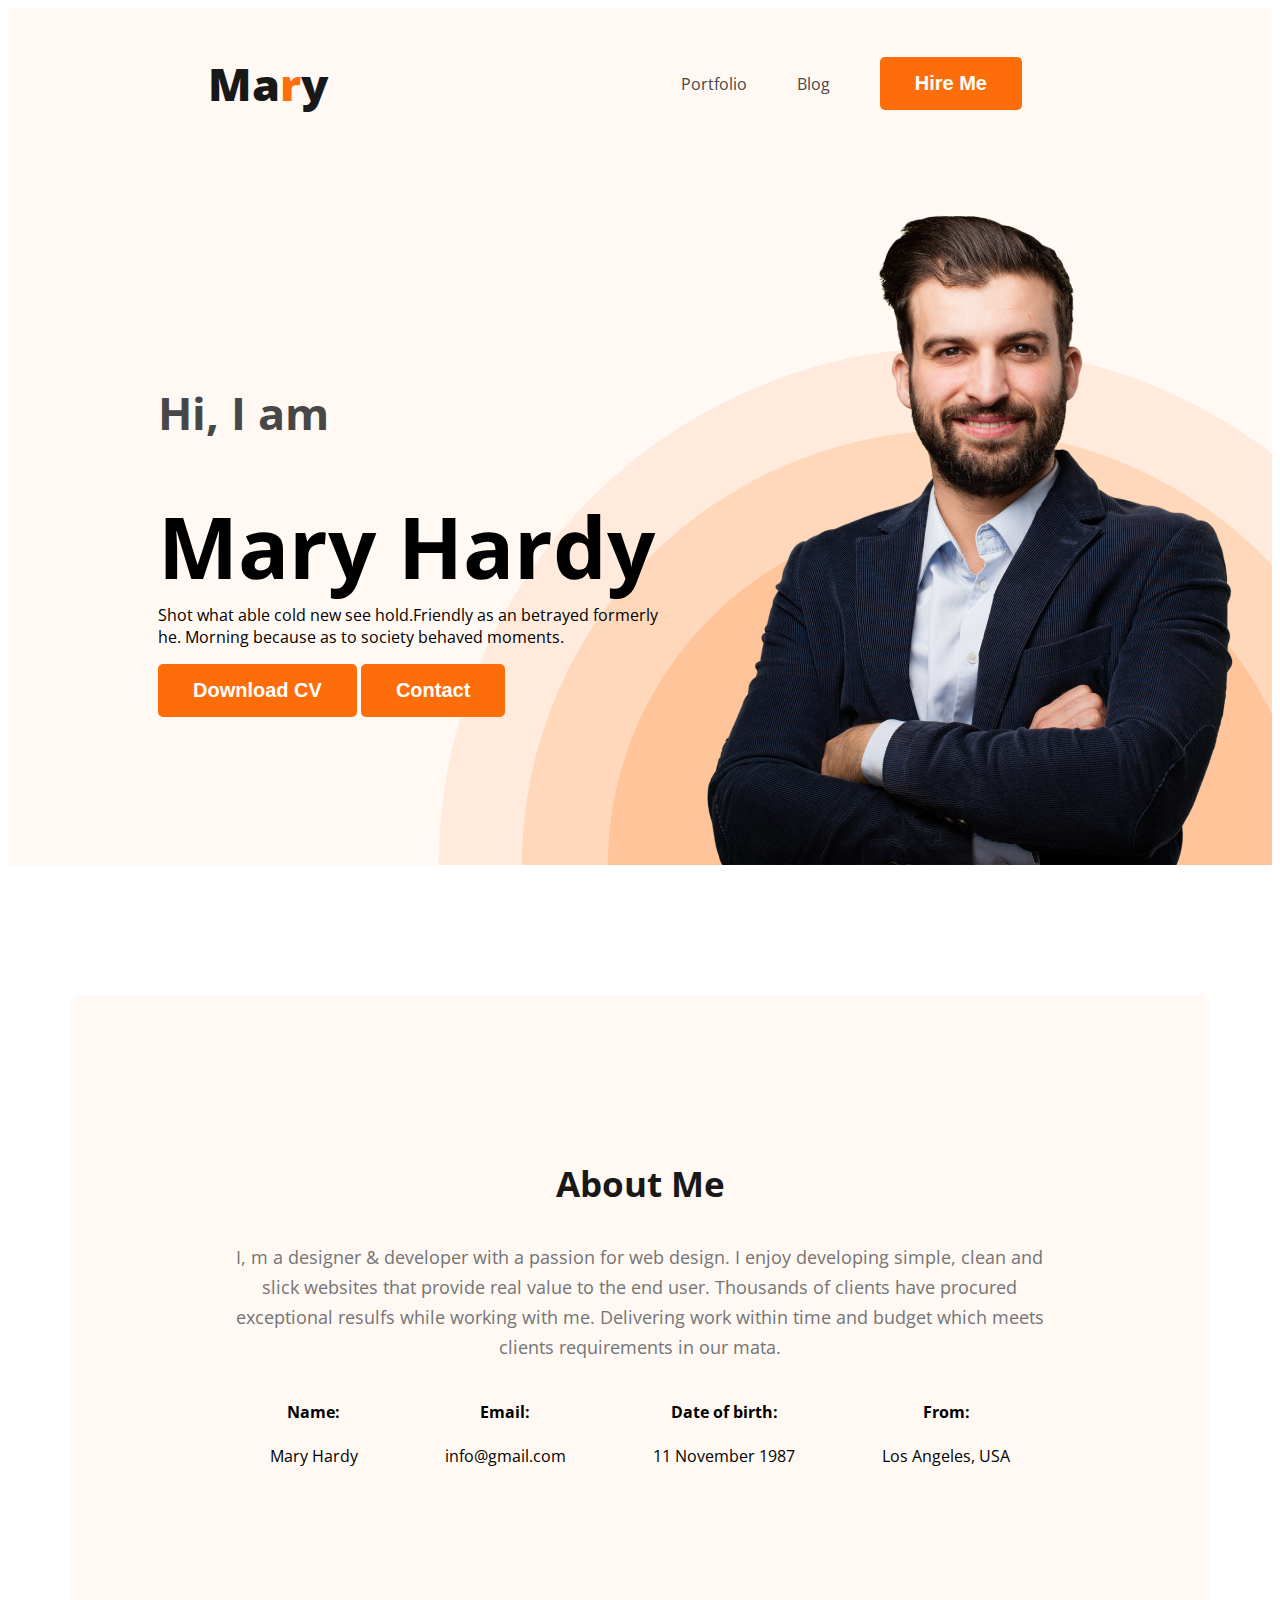
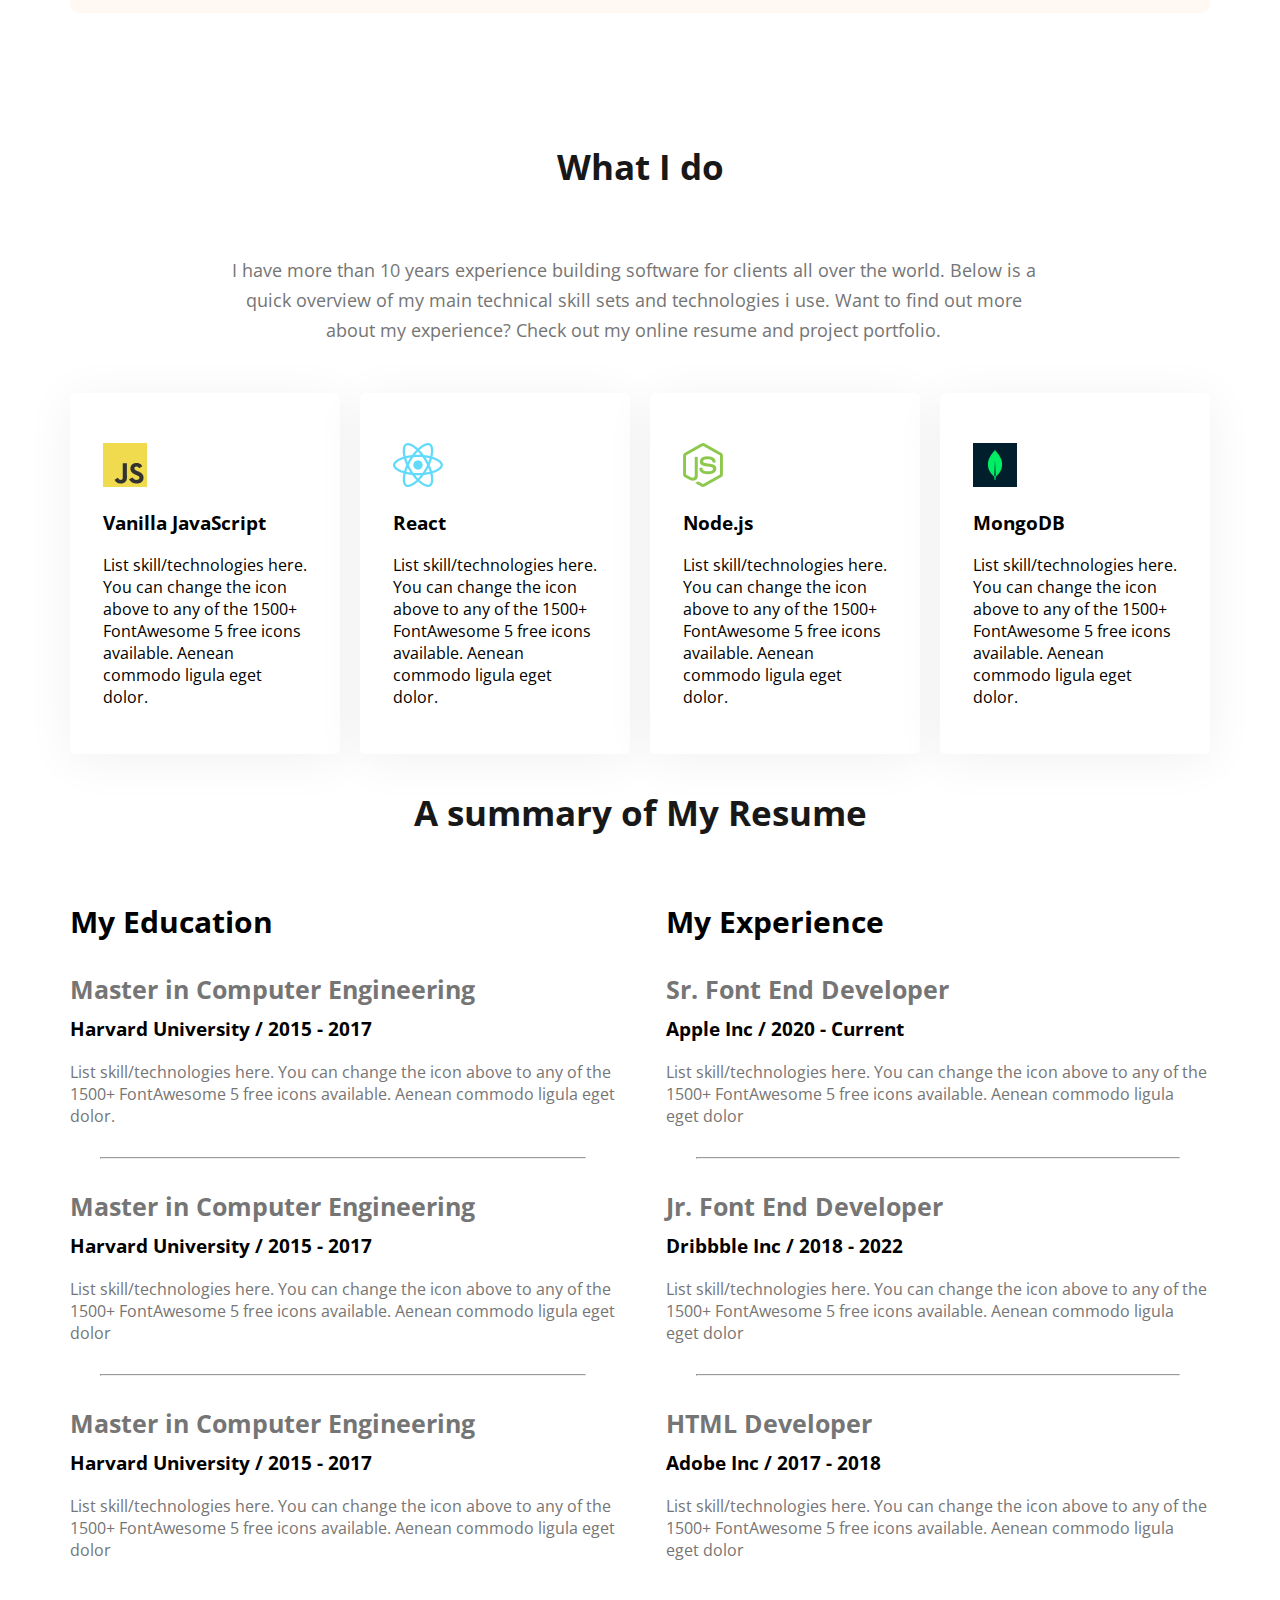
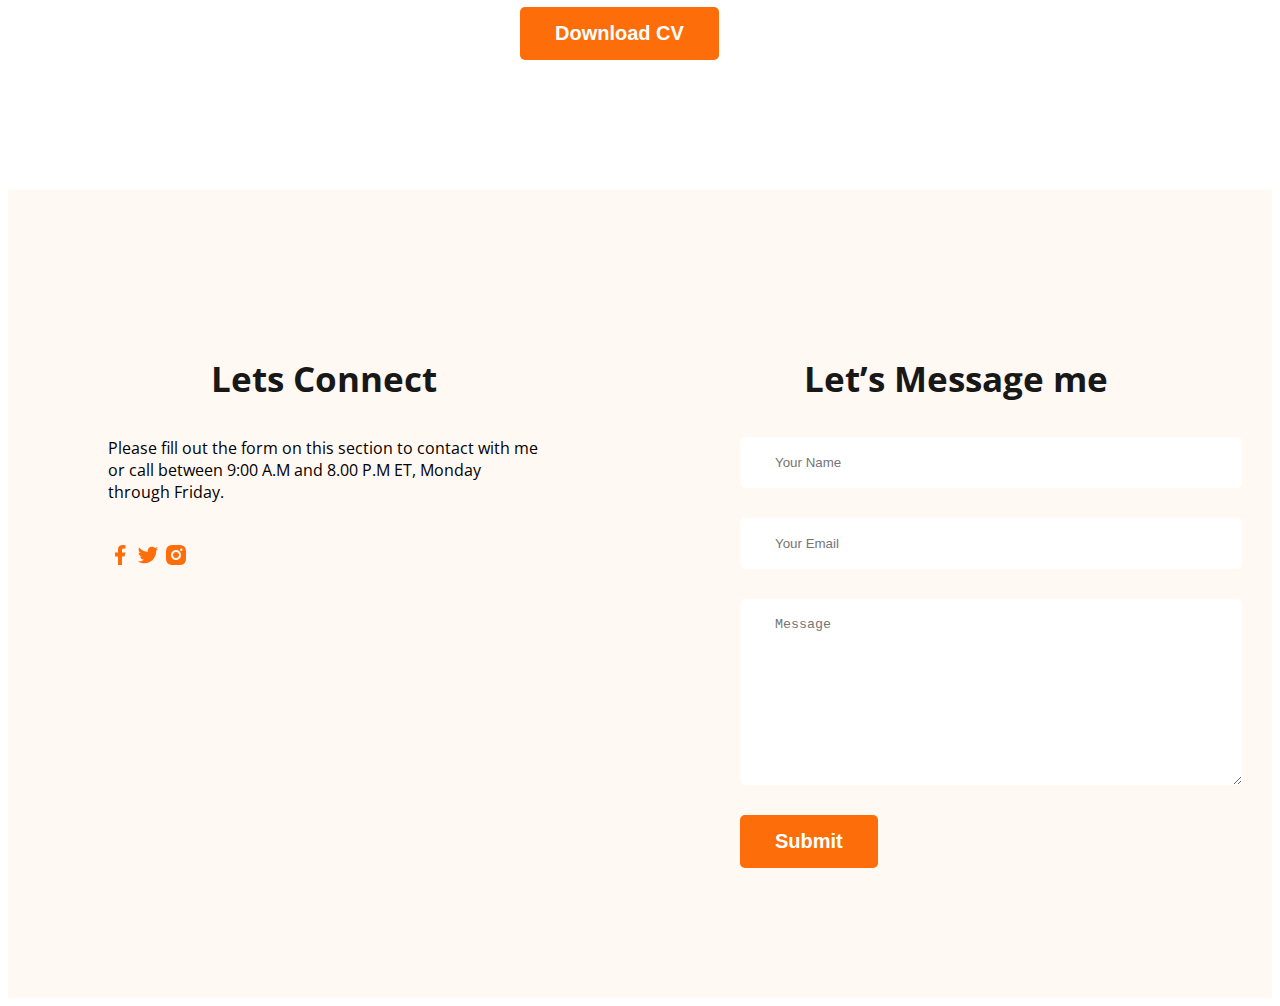
<file: index.html>
<!DOCTYPE html>
<html lang="en">
<head>
    <meta charset="UTF-8">
    <meta name="viewport" content="width=device-width, initial-scale=1.0">
    <link rel="preconnect" href="https://fonts.googleapis.com">
<link rel="preconnect" href="https://fonts.gstatic.com" crossorigin>
<link href="https://fonts.googleapis.com/css2?family=Open+Sans:wght@400;600;800&display=swap" rel="stylesheet">

    <link rel="stylesheet" href="../style/portfolio.css">  
    <title>My first website</title>    
</head>
<body>
    <header class="header">
     <nav>
        <h3 class="nav-title">Ma<span class="text-primary">r</span>y</h3>  
        <ul>
            <li><a href="">Portfolio</a></li>
            <li><a href="">Blog</a></li>
            <li><Button class="button-primary">Hire Me</Button></li>  
        </ul>
     </nav> 
     <div class="banner">
        <div class="banner-content">
            <h3 class="banner-greeting">Hi, I  am</h3>
            <h1 class="banner-title">Mary Hardy</h1>
            <p class="banner-discription">Shot what able cold new see hold.Friendly as an betrayed formerly he. Morning because as to society behaved moments.</p>
            <button class="button-primary">Download CV</button>
            <button class="button-primary">Contact</button>  
        </div>
        <img class="profile-pic" src="../images/hardy.png" alt="">
     </div> 
    </header>
    <main>
      <section class="about">
        <h3 class="section-title">About Me</h3>  
        <p class="section-description">I, m a designer & developer with a passion for web design. I enjoy developing simple, clean and slick websites that provide real value to the end user. Thousands of clients have procured exceptional resulfs while working with me. Delivering work within time and budget which meets clients requirements in our mata.</p>
        <div class="about-info-container">
            <div class="about-inf">
                <h4 class="info-title">Name:</h4>
                <p class="info-discription">Mary Hardy </p>
            </div>
            <div class="about-inf">
                <h4 class="info-title">Email:</h4>
                <p class="info-discription">info@gmail.com</p>
            </div>
            <div class="about-inf">
                <h4 class="info-title">Date of birth:</h4>
                <p class="info-discription">11 November 1987</p>
            </div>
            <div class="about-inf">
                <h4 class="info-title">From:</h4>
                <p class="info-discription">Los Angeles, USA</p>
            </div>
        </div>
      </section>
      <section>
        <h3 class="section-title">What I do</h3>
        <p id="what-i-do" class="section-description">I have more than 10 years experience building software for clients all over the world. Below is a quick overview of my main technical skill sets and technologies i use. Want to find out more about my experience? Check out my online resume and project portfolio.</p>
        <div class="skills-container">
            <div class="skill">
                <img src="../images/icons/js.png" alt="">
                <h3 class="skill-title">Vanilla JavaScript</h3>
                <p class="skill-description">List skill/technologies here. You can change the icon above to any of the 1500+ FontAwesome 5 free icons available. Aenean commodo ligula eget dolor.</p>
            </div>
            <div class="skill">
                <img src="../images/icons/react.png" alt="">
                <h3 class="skill-title">React</h3>
                <p class="skill-description">List skill/technologies here. You can change the icon above to any of the 1500+ FontAwesome 5 free icons available. Aenean commodo ligula eget dolor.</p>
            </div>
            <div class="skill">
                <img src="../images/icons/nodejs.png" alt="">
                <h3 class="skill-title">Node.js</h3>
                <p class="skill-description">List skill/technologies here. You can change the icon above to any of the 1500+ FontAwesome 5 free icons available. Aenean commodo ligula eget dolor.</p>
            </div>
            <div class="skill">
                <img src="../images/icons/mongo.png" alt="">
                <h3 class="skill-title">MongoDB</h3>
                <p class="skill-description">List skill/technologies here. You can change the icon above to any of the 1500+ FontAwesome 5 free icons available. Aenean commodo ligula eget dolor.</p>
            </div>
        </div>
      </section>
      <section>
        <h3 class="section-title">A summary of My Resume</h3>
        <div class="resume-container">
             <div class="resume-column">
                <h3 class="resume-column-title">My Education</h3>
                <div class="resume-item">
                    <h2 class="resume-item-title">Master in Computer Engineering</h2>
                    <h3 class="resume-item-institute">Harvard University / 2015 - 2017</h3>
                    <p class="resume-item-description">List skill/technologies here. You can change the icon above 
                        to any of the 1500+ FontAwesome 5 free icons available. Aenean 
                        commodo ligula eget dolor.</p>
                        <hr>
                </div>
                <div class="resume-item">
                    <h2 class="resume-item-title">Master in Computer Engineering</h2>
                    <h3 class="resume-item-institute">Harvard University / 2015 - 2017</h3>
                    <p class="resume-item-description">List skill/technologies here. You can change the icon above 
                        to any of the 1500+ FontAwesome 5 free icons available. Aenean commodo ligula eget dolor</p>
                        <hr>
                </div>
                <div class="resume-item">
                    <h2 class="resume-item-title">Master in Computer Engineering</h2>
                    <h3 class="resume-item-institute">Harvard University / 2015 - 2017</h3>
                    <p class="resume-item-description">List skill/technologies here. You can change the icon above 
                        to any of the 1500+ FontAwesome 5 free icons available. Aenean commodo ligula eget dolor</p>
                </div>
             </div>
             <div class="resume-column">
                <h3 class="resume-column-title">My Experience</h3>
                <div class="resume-item">
                    <h2 class="resume-item-title">Sr. Font End Developer</h2>
                    <h3 class="resume-item-institute">Apple Inc / 2020 - Current</h3>
                    <p class="resume-item-description">List skill/technologies here. You can change the icon above 
                        to any of the 1500+ FontAwesome 5 free icons available. Aenean commodo ligula eget dolor</p><hr></div>
                <div class="resume-item">
                            <h2 class="resume-item-title">Jr. Font End Developer</h2>
                            <h3 class="resume-item-institute">Dribbble Inc / 2018 - 2022</h3>
                            <p class="resume-item-description">List skill/technologies here. You can change the icon above 
                                to any of the 1500+ FontAwesome 5 free icons available. Aenean commodo ligula eget dolor</p><hr></div>
                <div class="resume-item">
                                    <h2 class="resume-item-title">HTML Developer</h2>
                                    <h3 class="resume-item-institute">Adobe Inc / 2017 - 2018</h3>
                                    <p class="resume-item-description">List skill/technologies here. You can change the icon above 
                                        to any of the 1500+ FontAwesome 5 free icons available. Aenean commodo ligula eget dolor</p>
             </div>
        </div>
      </section>
      <button id="main-button" class="button-primary">Download CV</button>
    </main>
    <footer>
      <div class="footer-column">
       <h3 class="section-title">Lets Connect</h3>
       <p class="section-description-footer">Please fill out the form on this section to contact with me or call between 9:00 A.M and 8.00 P.M ET, Monday through Friday.</p>
        <div class="social-links">
       <a href=""><img src="../images/icons/facebook.png" alt=""></a>
       <a href=""><img src="../images/icons/twitter.png" alt=""></a>
       <a href=""><img src="../images/icons/insta.png" alt=""></a></div>
      </div>
      <div class="footer-column">
      <h3 class="section-title-footer">Let’s Message me</h3>  
    <form class="contact">
    <input type="text" placeholder="Your Name">
    <input type="text" placeholder="Your Email">
    <textarea name="" id=""  placeholder="Message" columns="30" rows="10"></textarea>
    <input class="button-primary" type="button" value="Submit">
    </form>
    </footer>
</body>
</html>
</file>
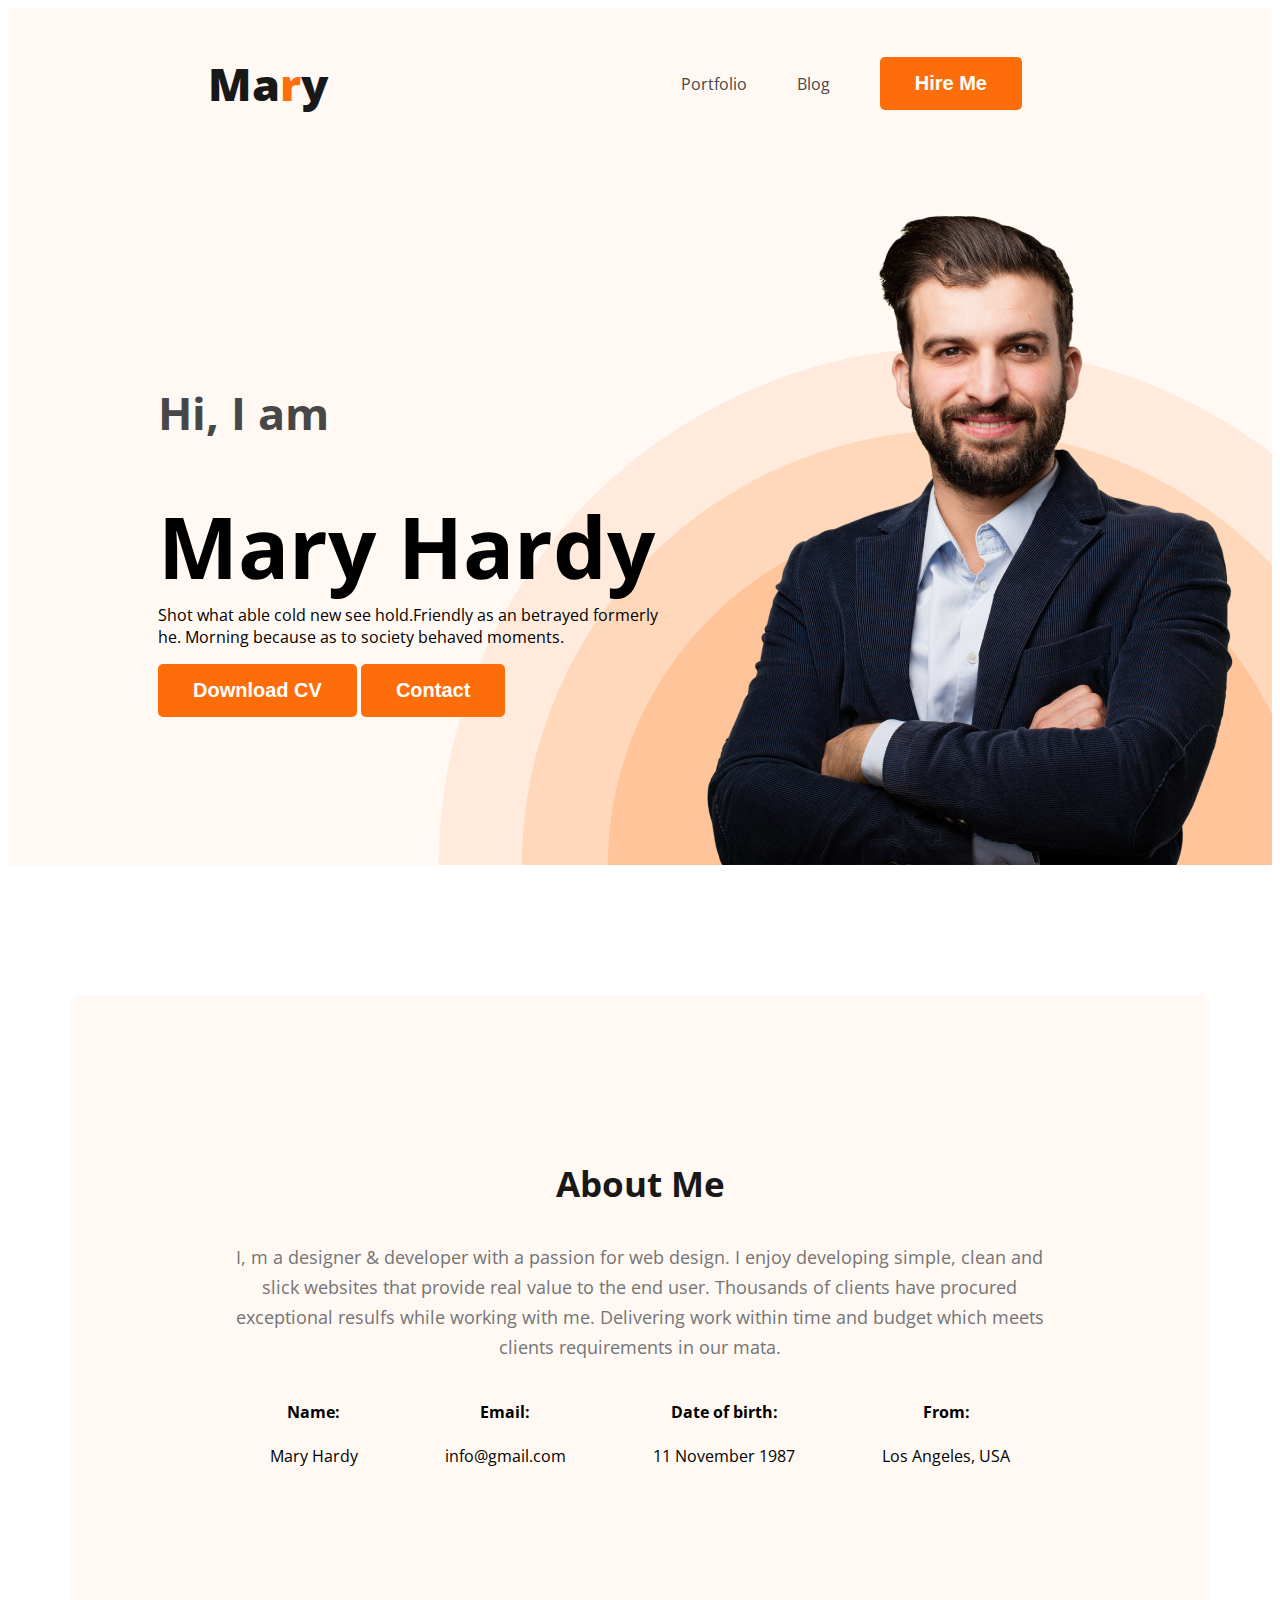
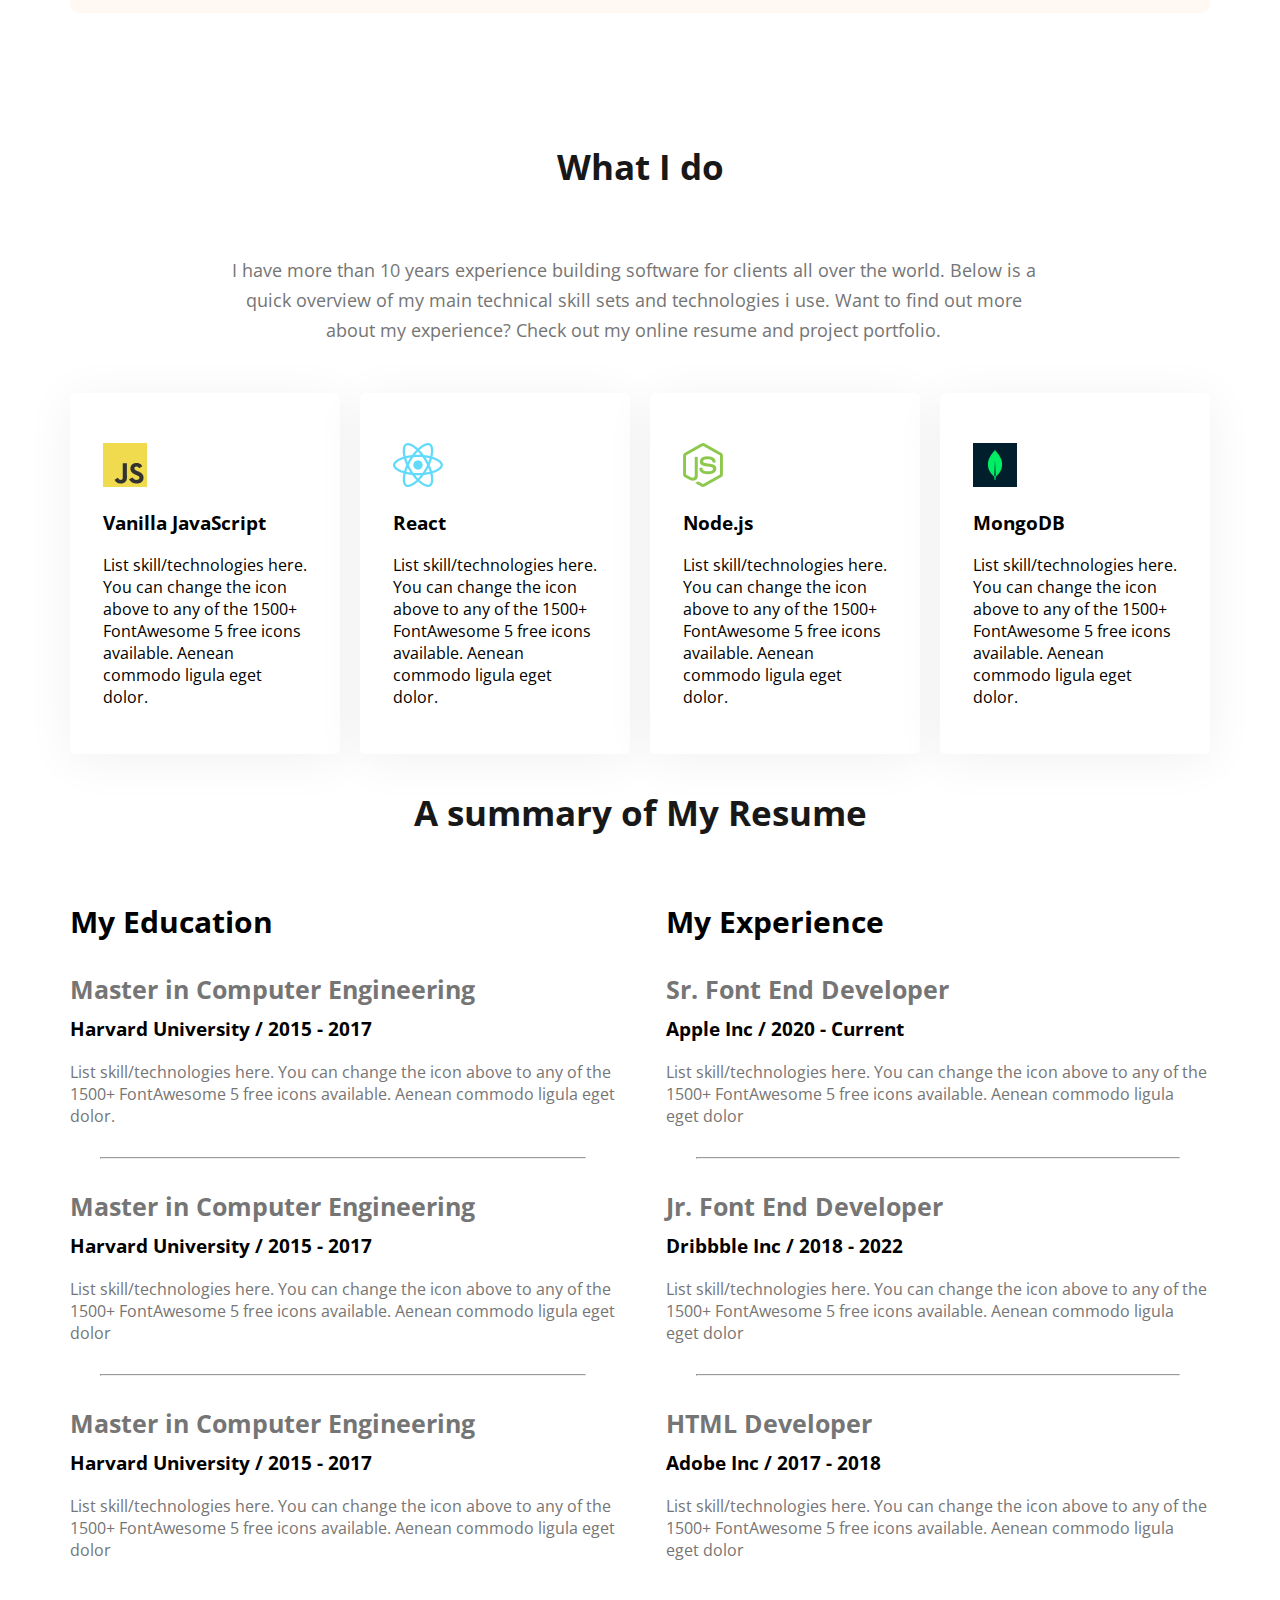
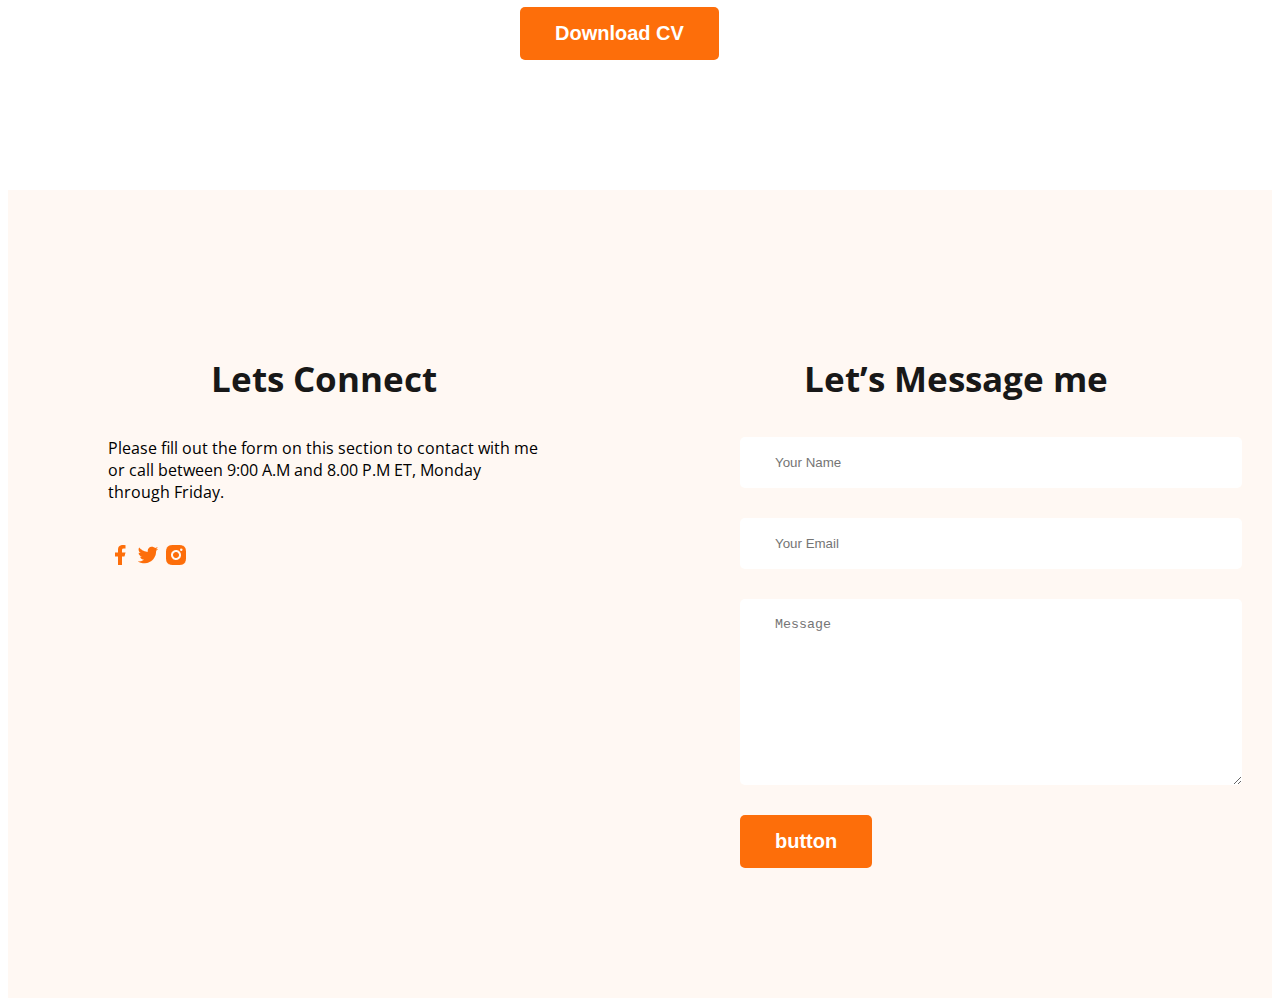
<file: html/index.html>
<!DOCTYPE html>
<html lang="en">
<head>
    <meta charset="UTF-8">
    <meta name="viewport" content="width=device-width, initial-scale=1.0">
    <link rel="preconnect" href="https://fonts.googleapis.com">
<link rel="preconnect" href="https://fonts.gstatic.com" crossorigin>
<link href="https://fonts.googleapis.com/css2?family=Open+Sans:wght@400;600;800&display=swap" rel="stylesheet">

    <link rel="stylesheet" href="../style/portfolio.css">
    <title>My first website</title>
</head>
<body>
    <header class="header">
     <nav>
        <h3 class="nav-title">Ma<span class="text-primary">r</span>y</h3>  
        <ul>
            <li><a href="">Portfolio</a></li>
            <li><a href="">Blog</a></li>
            <li><Button class="button-primary">Hire Me</Button></li>
        </ul>
     </nav> 
     <div class="banner">
        <div class="banner-content">
            <h3 class="banner-greeting">Hi, I  am</h3>
            <h1 class="banner-title">Mary Hardy</h1>
            <p class="banner-discription">Shot what able cold new see hold.Friendly as an betrayed formerly he. Morning because as to society behaved moments.</p>
            <button class="button-primary">Download CV</button>
            <button class="button-primary">Contact</button>  
        </div>
        <img class="profile-pic" src="../images/hardy.png" alt="">
     </div> 
    </header>
    <main>
      <section class="about">
        <h3 class="section-title">About Me</h3>  
        <p class="section-description">I, m a designer & developer with a passion for web design. I enjoy developing simple, clean and slick websites that provide real value to the end user. Thousands of clients have procured exceptional resulfs while working with me. Delivering work within time and budget which meets clients requirements in our mata.</p>
        <div class="about-info-container">
            <div class="about-inf">
                <h4 class="info-title">Name:</h4>
                <p class="info-discription">Mary Hardy </p>
            </div>
            <div class="about-inf">
                <h4 class="info-title">Email:</h4>
                <p class="info-discription">info@gmail.com</p>
            </div>
            <div class="about-inf">
                <h4 class="info-title">Date of birth:</h4>
                <p class="info-discription">11 November 1987</p>
            </div>
            <div class="about-inf">
                <h4 class="info-title">From:</h4>
                <p class="info-discription">Los Angeles, USA</p>
            </div>
        </div>
      </section>
      <section>
        <h3 class="section-title">What I do</h3>
        <p id="what-i-do" class="section-description">I have more than 10 years experience building software for clients all over the world. Below is a quick overview of my main technical skill sets and technologies i use. Want to find out more about my experience? Check out my online resume and project portfolio.</p>
        <div class="skills-container">
            <div class="skill">
                <img src="../images/icons/js.png" alt="">
                <h3 class="skill-title">Vanilla JavaScript</h3>
                <p class="skill-description">List skill/technologies here. You can change the icon above to any of the 1500+ FontAwesome 5 free icons available. Aenean commodo ligula eget dolor.</p>
            </div>
            <div class="skill">
                <img src="../images/icons/react.png" alt="">
                <h3 class="skill-title">React</h3>
                <p class="skill-description">List skill/technologies here. You can change the icon above to any of the 1500+ FontAwesome 5 free icons available. Aenean commodo ligula eget dolor.</p>
            </div>
            <div class="skill">
                <img src="../images/icons/nodejs.png" alt="">
                <h3 class="skill-title">Node.js</h3>
                <p class="skill-description">List skill/technologies here. You can change the icon above to any of the 1500+ FontAwesome 5 free icons available. Aenean commodo ligula eget dolor.</p>
            </div>
            <div class="skill">
                <img src="../images/icons/mongo.png" alt="">
                <h3 class="skill-title">MongoDB</h3>
                <p class="skill-description">List skill/technologies here. You can change the icon above to any of the 1500+ FontAwesome 5 free icons available. Aenean commodo ligula eget dolor.</p>
            </div>
        </div>
      </section>
      <section>
        <h3 class="section-title">A summary of My Resume</h3>
        <div class="resume-container">
             <div class="resume-column">
                <h3 class="resume-column-title">My Education</h3>
                <div class="resume-item">
                    <h2 class="resume-item-title">Master in Computer Engineering</h2>
                    <h3 class="resume-item-institute">Harvard University / 2015 - 2017</h3>
                    <p class="resume-item-description">List skill/technologies here. You can change the icon above 
                        to any of the 1500+ FontAwesome 5 free icons available. Aenean 
                        commodo ligula eget dolor.</p>
                        <hr>
                </div>
                <div class="resume-item">
                    <h2 class="resume-item-title">Master in Computer Engineering</h2>
                    <h3 class="resume-item-institute">Harvard University / 2015 - 2017</h3>
                    <p class="resume-item-description">List skill/technologies here. You can change the icon above 
                        to any of the 1500+ FontAwesome 5 free icons available. Aenean commodo ligula eget dolor</p>
                        <hr>
                </div>
                <div class="resume-item">
                    <h2 class="resume-item-title">Master in Computer Engineering</h2>
                    <h3 class="resume-item-institute">Harvard University / 2015 - 2017</h3>
                    <p class="resume-item-description">List skill/technologies here. You can change the icon above 
                        to any of the 1500+ FontAwesome 5 free icons available. Aenean commodo ligula eget dolor</p>
                </div>
             </div>
             <div class="resume-column">
                <h3 class="resume-column-title">My Experience</h3>
                <div class="resume-item">
                    <h2 class="resume-item-title">Sr. Font End Developer</h2>
                    <h3 class="resume-item-institute">Apple Inc / 2020 - Current</h3>
                    <p class="resume-item-description">List skill/technologies here. You can change the icon above 
                        to any of the 1500+ FontAwesome 5 free icons available. Aenean commodo ligula eget dolor</p><hr></div>
                <div class="resume-item">
                            <h2 class="resume-item-title">Jr. Font End Developer</h2>
                            <h3 class="resume-item-institute">Dribbble Inc / 2018 - 2022</h3>
                            <p class="resume-item-description">List skill/technologies here. You can change the icon above 
                                to any of the 1500+ FontAwesome 5 free icons available. Aenean commodo ligula eget dolor</p><hr></div>
                <div class="resume-item">
                                    <h2 class="resume-item-title">HTML Developer</h2>
                                    <h3 class="resume-item-institute">Adobe Inc / 2017 - 2018</h3>
                                    <p class="resume-item-description">List skill/technologies here. You can change the icon above 
                                        to any of the 1500+ FontAwesome 5 free icons available. Aenean commodo ligula eget dolor</p>
             </div>
        </div>
      </section>
      <button id="main-button" class="button-primary">Download CV</button>
    </main>
    <footer>
      <div class="footer-column">
       <h3 class="section-title">Lets Connect</h3>
       <p class="section-description-footer">Please fill out the form on this section to contact with me or call between 9:00 A.M and 8.00 P.M ET, Monday through Friday.</p>
        <div class="social-links">
       <a href=""><img src="../images/icons/facebook.png" alt=""></a>
       <a href=""><img src="../images/icons/twitter.png" alt=""></a>
       <a href=""><img src="../images/icons/insta.png" alt=""></a></div>
      </div>
      <div class="footer-column">
      <h3 class="section-title-footer">Let’s Message me</h3>  
    <form class="contact">
    <input type="text" placeholder="Your Name">
    <input type="text" placeholder="Your Email">
    <textarea name="" id=""  placeholder="Message" columns="30" rows="10"></textarea>
    <input class="button-primary" type="button" value="button">
    </form>
    </footer>
</body>
</html>
</file>
<file: style/portfolio.css>
/*  common shared styles */
body {
    font-family: 'Open Sans', sans-serif;
}

.text-primary{
    color: #FD6E0A;
}

.button-primary{
    border-radius: 5px;
    background: #FD6E0A;  
    border: 0;
    color:  #FFF;
    font-size: 20px;  
    font-weight: 700;
    padding: 15px 35px ;
}
/* nav related styles*/
nav{
    display: flex;
    justify-content: space-between;
    align-items: center; 
    margin: 0 200px;
}

.nav-title {
    color: var(--dark-01, #181818);
    font-size: 45px;
    font-weight: 800;    
}

nav>ul{
       display: flex;
       align-items: center;
}

nav li { 
     list-style: none;
     margin-right: 50px;

}

nav a {
    text-decoration: none;
    color: var(--dark-02, #474747);
    
}


/* Header related styles  */

.header{
      background-color:  #FFF8F3; 
      background-image: url(../images/header_bg.png)  ;
      background-repeat: no-repeat;
      background-position: right bottom;
}


.banner {
    padding: 30px 30px 0 150px;
    display: flex;
    align-items: center;
    justify-content: space-between;
}

.banner profile-pic{
    width: 500px;
}

.banner-greeting{
    font-size: 45px;
    color: #474747;
}

.banner-content{
    max-width: 500px;
}
.banner-title{
    font-size: 85px;
    font-weight: 700;
    margin-top: 5px;
    margin-bottom: 0;
}

.banner-discription{
    margin-top: 0;
}

/* Section related style */
.about{
    padding: 130px 156px;
    border-radius: 10px;
    background: #FFF8F3;
    margin: 130px 0;
}
  
.section-title{
    color: #181818;
    text-align: center;  
    font-size: 35px;
    font-weight: 700;
}
.section-description{
    color: #757575;
    text-align: center;
    font-size: 18px;
    font-weight: 400;
    line-height: 30px;
    width: 827px;
}

main{
    max-width: 1140px;
    margin: 0 auto;
}

.about-info-container{
    display: flex;
    justify-content: space-around;
}
.about-inf{
    text-align: center;
}
#what-i-do{
    padding: 30px 150px;
}

/* Skills related styles */

.skills-container{
      display: flex;
      gap: 20px;
}
.skill{
    padding: 50px 33px 30px 33px;
    border-radius: 5px;
    background: #FFF;
    box-shadow: 0px 6px 50px 0px rgba(0, 0, 0, 0.06);
}

/* resume */

.resume-container{
    display: flex;
    justify-content: space-around;
    gap: 50px;
}

.resume-column-title{
    font-size: 30px;
     font-weight: 700;
}

.resume-container hr{
    margin: 30px;
}

.resume-item-title{
    font-size: 25px;
    font-weight: 700;
    margin-bottom: 10px;
    color: #474747;
}

.resume-item-institute{
    margin-top: 0;
    margin-bottom: 20px;
}
.resume-item-title, .resume-item-description{
      color: #757575;
}
#main-button{
    
    margin: 30px 450px;
    font-size: 20px;
    font-weight: 700;
}

/* footer */

footer{
    display: flex;
    background: #FFF8F3;
    gap: 200px;
    margin-top: 100px;
    padding: 130px 100px;  
    justify-content: space-between;
}

.section-title-footer{
    color: var(--Dark-01, #181818);
text-align: center;
font-family: Open Sans;
font-size: 35px;
font-style: normal;
font-weight: 700;
line-height: normal;
}
.footer-column{
    justify-content: space-between;
    width: 50%
    
}
.section-description-footer{
    margin-left: 0;
    margin-bottom: 40px;
}

.contact input[type="text"], textarea{
    display: block;  
    margin-bottom: 30px;
    padding: 18px 35px;
    color: #757575;
    border-radius: 5px;
    background: #fff;
    border: 0;
    width: 100%;
}
</file>
